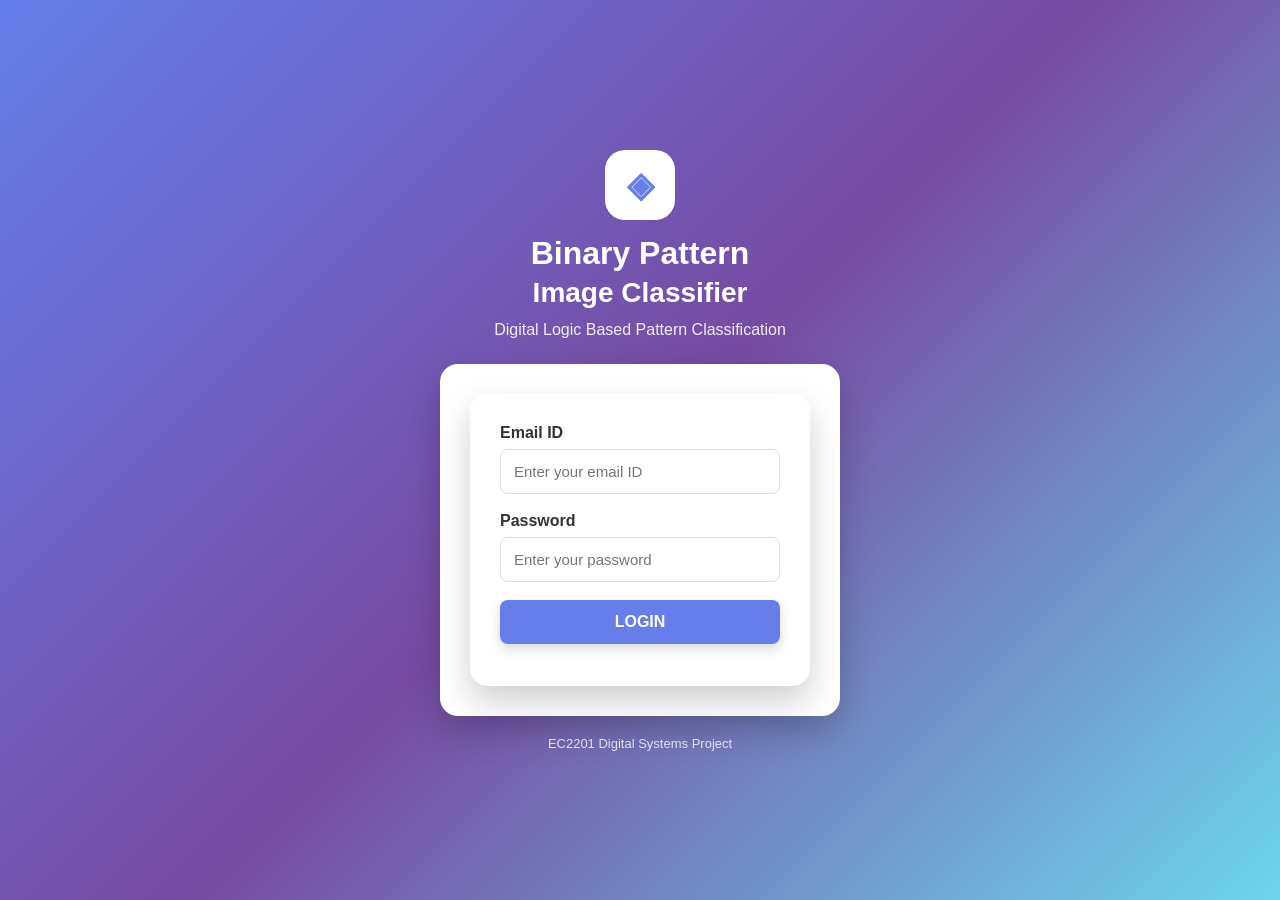
<file: index.html>
<!DOCTYPE html>
<html lang="en">
<head>
    <meta charset="UTF-8">
    <meta name="viewport" content="width=device-width, initial-scale=1.0">
    <title>Binary Pattern Classifier</title>
    <link rel="stylesheet" href="style.css">
</head>

<body>

    <div class="login-container">

        <div class="project-icon">◈</div>

        <h1>Binary Pattern</h1>
        <h2>Image Classifier</h2>

        <p class="subtitle">
            Digital Logic Based Pattern Classification
        </p>

        <div class="login-box">

            <div class="login-box">

    <label>Email ID</label>
    <input type="email" id="email" placeholder="Enter your email ID">

    <label>Password</label>
    <input type="password" id="password" placeholder="Enter your password">

    <button onclick="login()">LOGIN</button>

    <p id="errorMessage"></p>

</div>

        </div>

        <p class="footer-text">
            EC2201 Digital Systems Project
        </p>

    </div>

    <script src="script.js"></script>
</body>
</html>
</file>
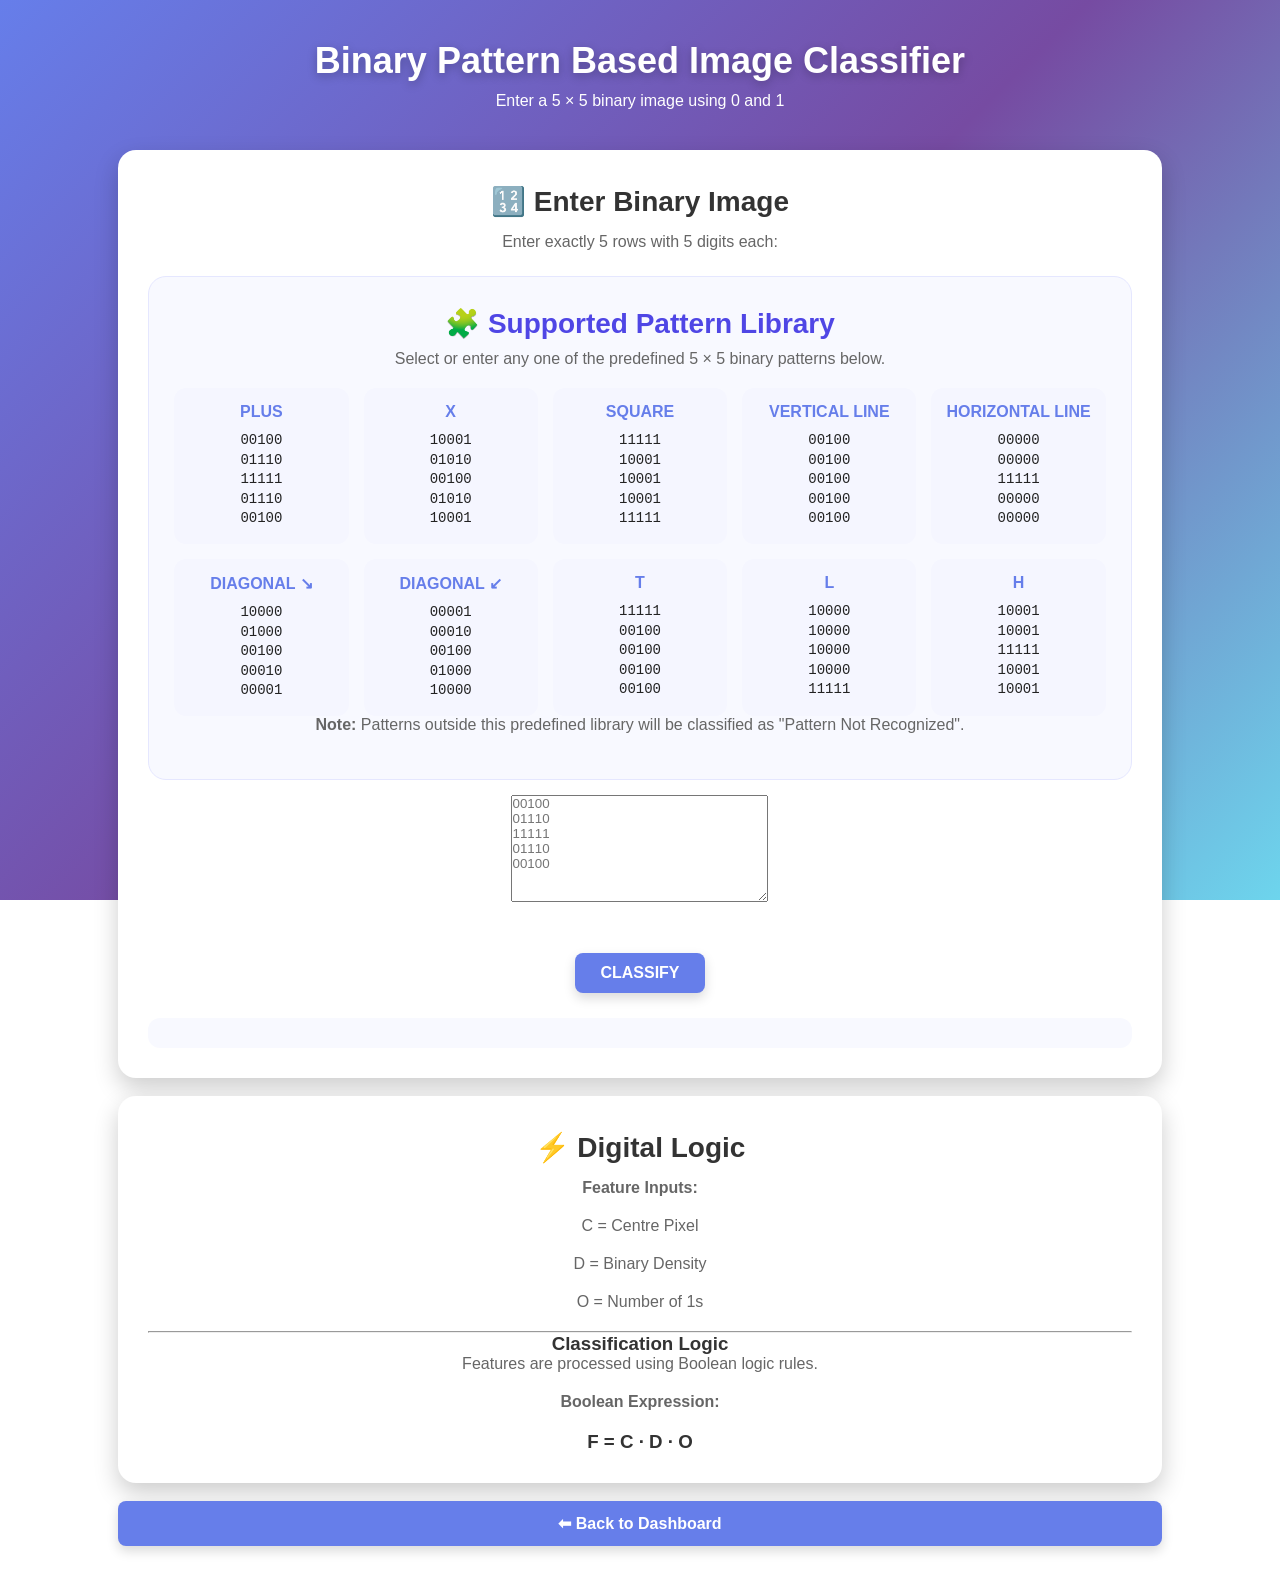
<file: classifier.html>
<!DOCTYPE html>
<html lang="en">

<head>
    <meta charset="UTF-8">
    <meta name="viewport" content="width=device-width, initial-scale=1.0">

    <title>Binary Pattern Classifier</title>

    <link rel="stylesheet" href="style.css">
</head>

<body>

    <div class="dashboard">

        <h1>Binary Pattern Based Image Classifier</h1>

        <p>Enter a 5 × 5 binary image using 0 and 1</p>

        <div class="card">

            <h2>🔢 Enter Binary Image</h2>

            <p>Enter exactly 5 rows with 5 digits each:</p>
           <div class="pattern-section">

    <h2>🧩 Supported Pattern Library</h2>
    <p>Select or enter any one of the predefined 5 × 5 binary patterns below.</p>

    <div class="pattern-library">

        <div class="pattern-item">
            <h3>PLUS</h3>
            <pre>00100
01110
11111
01110
00100</pre>
        </div>

        <div class="pattern-item">
            <h3>X</h3>
            <pre>10001
01010
00100
01010
10001</pre>
        </div>

        <div class="pattern-item">
            <h3>SQUARE</h3>
            <pre>11111
10001
10001
10001
11111</pre>
        </div>

        <div class="pattern-item">
            <h3>VERTICAL LINE</h3>
            <pre>00100
00100
00100
00100
00100</pre>
        </div>

        <div class="pattern-item">
            <h3>HORIZONTAL LINE</h3>
            <pre>00000
00000
11111
00000
00000</pre>
        </div>

        <div class="pattern-item">
            <h3>DIAGONAL ↘</h3>
            <pre>10000
01000
00100
00010
00001</pre>
        </div>

        <div class="pattern-item">
            <h3>DIAGONAL ↙</h3>
            <pre>00001
00010
00100
01000
10000</pre>
        </div>

        <div class="pattern-item">
            <h3>T</h3>
            <pre>11111
00100
00100
00100
00100</pre>
        </div>

        <div class="pattern-item">
            <h3>L</h3>
            <pre>10000
10000
10000
10000
11111</pre>
        </div>

        <div class="pattern-item">
            <h3>H</h3>
            <pre>10001
10001
11111
10001
10001</pre>
        </div>

    </div>

    <p><b>Note:</b> Patterns outside this predefined library will be classified as "Pattern Not Recognized".</p>

</div>
            <textarea
                id="binaryInput"
                rows="7"
                cols="30"
                placeholder="00100
01110
11111
01110
00100"></textarea>

            <br><br>

            <button onclick="classifyPattern()">CLASSIFY</button>

            <h2 id="result"></h2>

            <div id="features"></div>

        </div>

        <br>

        <div class="card">

            <h2>⚡ Digital Logic</h2>

            <p><b>Feature Inputs:</b></p>

            <p>C = Centre Pixel</p>
            <p>D = Binary Density</p>
            <p>O = Number of 1s</p>

            <hr>

            <h3>Classification Logic</h3>

            <p>Features are processed using Boolean logic rules.</p>

            <p><b>Boolean Expression:</b></p>

            <h3>F = C · D · O</h3>

        </div>

        <br>

        <button onclick="window.location.href='dashboard.html'">
            ⬅ Back to Dashboard
        </button>

    </div>

    <script src="script.js"></script>

</body>

</html>
</file>
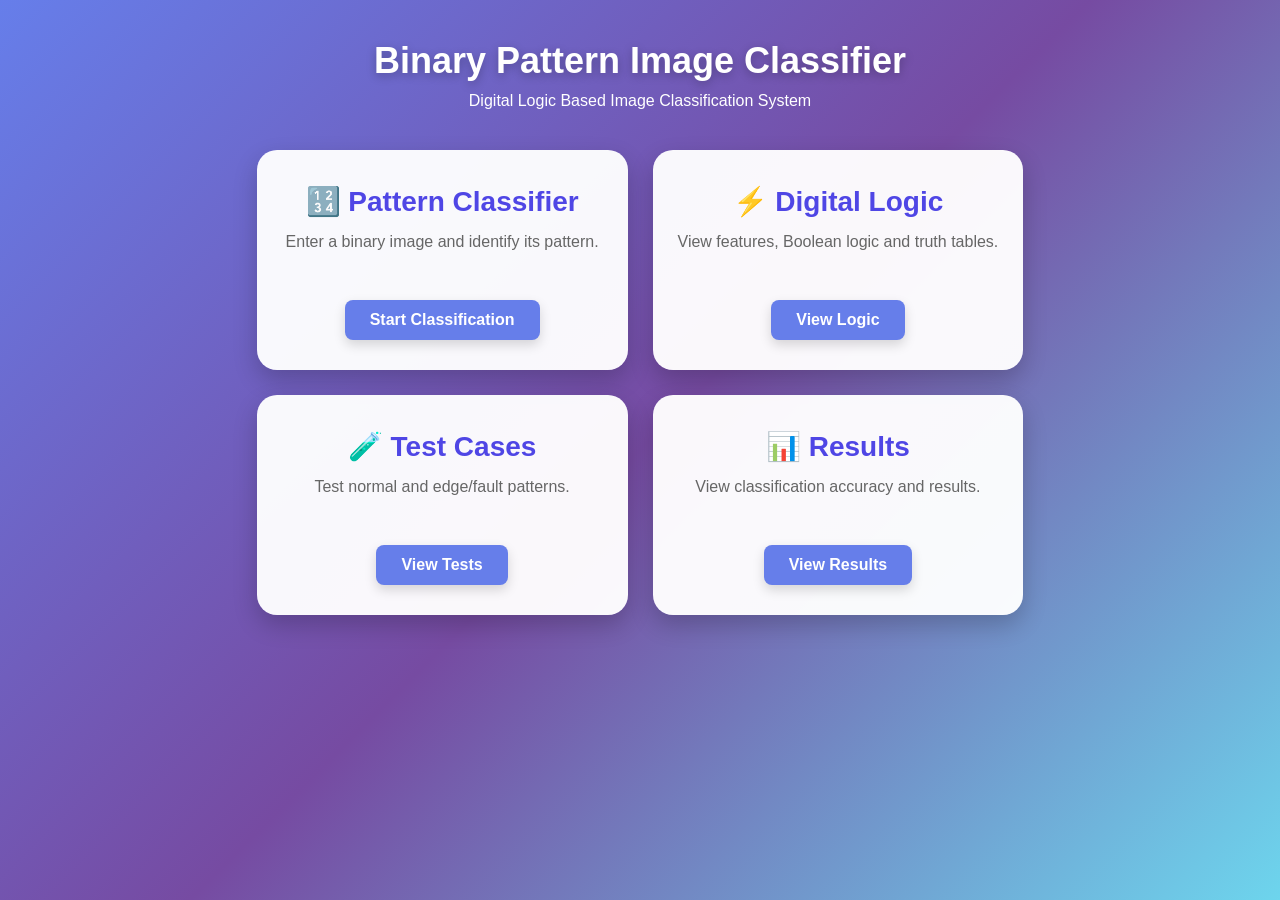
<file: dashboard.html>
<!DOCTYPE html>
<html lang="en">
<head>
    <meta charset="UTF-8">
    <meta name="viewport" content="width=device-width, initial-scale=1.0">
    <title>Dashboard - Binary Pattern Classifier</title>
    <link rel="stylesheet" href="style.css">
</head>

<body>

    <div class="dashboard">

        <h1>Binary Pattern Image Classifier</h1>
        <p class="dashboard-subtitle">Digital Logic Based Image Classification System</p>

        <div class="dashboard-cards">

            <div class="card">
                <h2>🔢 Pattern Classifier</h2>
                <p>Enter a binary image and identify its pattern.</p>
                <button onclick="startClassifier()">Start Classification</button>
            </div>

            <div class="card">
                <h2>⚡ Digital Logic</h2>
                <p>View features, Boolean logic and truth tables.</p>
                <button onclick="window.location.href='logic.html'">
    View Logic
</button>
            </div>

            <div class="card">
                <h2>🧪 Test Cases</h2>
                <p>Test normal and edge/fault patterns.</p>
                <button onclick="window.location.href='testcases.html'">
    View Tests
</button>
            </div>

            <div class="card">
                <h2>📊 Results</h2>
                <p>View classification accuracy and results.</p>
                <button onclick="window.location.href='results.html'">
    View Results
</button>
            </div>

        </div>

    </div>

    <script>
        
        function startClassifier() {
            window.location.href = "classifier.html";
        }
    </script>

</body>
</html>
</file>
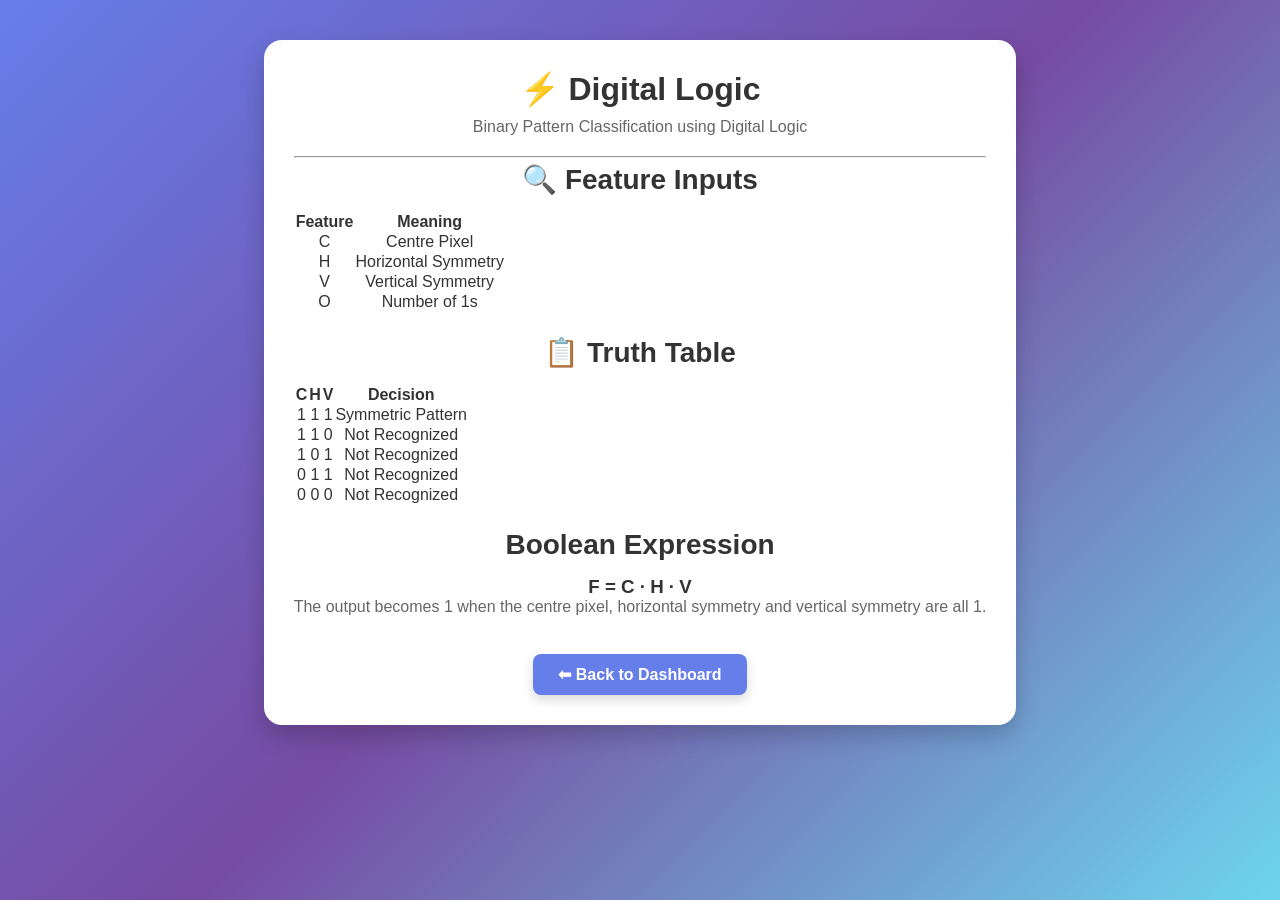
<file: logic.html>
<!DOCTYPE html>
<html lang="en">

<head>
    <meta charset="UTF-8">
    <meta name="viewport" content="width=device-width, initial-scale=1.0">

    <title>Digital Logic</title>

    <link rel="stylesheet" href="style.css">
</head>

<body>

<div class="dashboard">

    <div class="card">

        <h1>⚡ Digital Logic</h1>

        <p>Binary Pattern Classification using Digital Logic</p>

        <hr>

        <h2>🔍 Feature Inputs</h2>

        <table>
            <tr>
                <th>Feature</th>
                <th>Meaning</th>
            </tr>

            <tr>
                <td>C</td>
                <td>Centre Pixel</td>
            </tr>

            <tr>
                <td>H</td>
                <td>Horizontal Symmetry</td>
            </tr>

            <tr>
                <td>V</td>
                <td>Vertical Symmetry</td>
            </tr>

            <tr>
                <td>O</td>
                <td>Number of 1s</td>
            </tr>
        </table>

        <br>

        <h2>📋 Truth Table</h2>

        <table>
            <tr>
                <th>C</th>
                <th>H</th>
                <th>V</th>
                <th>Decision</th>
            </tr>

            <tr>
                <td>1</td>
                <td>1</td>
                <td>1</td>
                <td>Symmetric Pattern</td>
            </tr>

            <tr>
                <td>1</td>
                <td>1</td>
                <td>0</td>
                <td>Not Recognized</td>
            </tr>

            <tr>
                <td>1</td>
                <td>0</td>
                <td>1</td>
                <td>Not Recognized</td>
            </tr>

            <tr>
                <td>0</td>
                <td>1</td>
                <td>1</td>
                <td>Not Recognized</td>
            </tr>

            <tr>
                <td>0</td>
                <td>0</td>
                <td>0</td>
                <td>Not Recognized</td>
            </tr>
        </table>

        <br>

        <h2>Boolean Expression</h2>

        <h3>F = C · H · V</h3>

        <p>
            The output becomes 1 when the centre pixel,
            horizontal symmetry and vertical symmetry are all 1.
        </p>

        <br>

        <button onclick="window.location.href='dashboard.html'">
            ⬅ Back to Dashboard
        </button>

    </div>

</div>

</body>

</html>
</file>
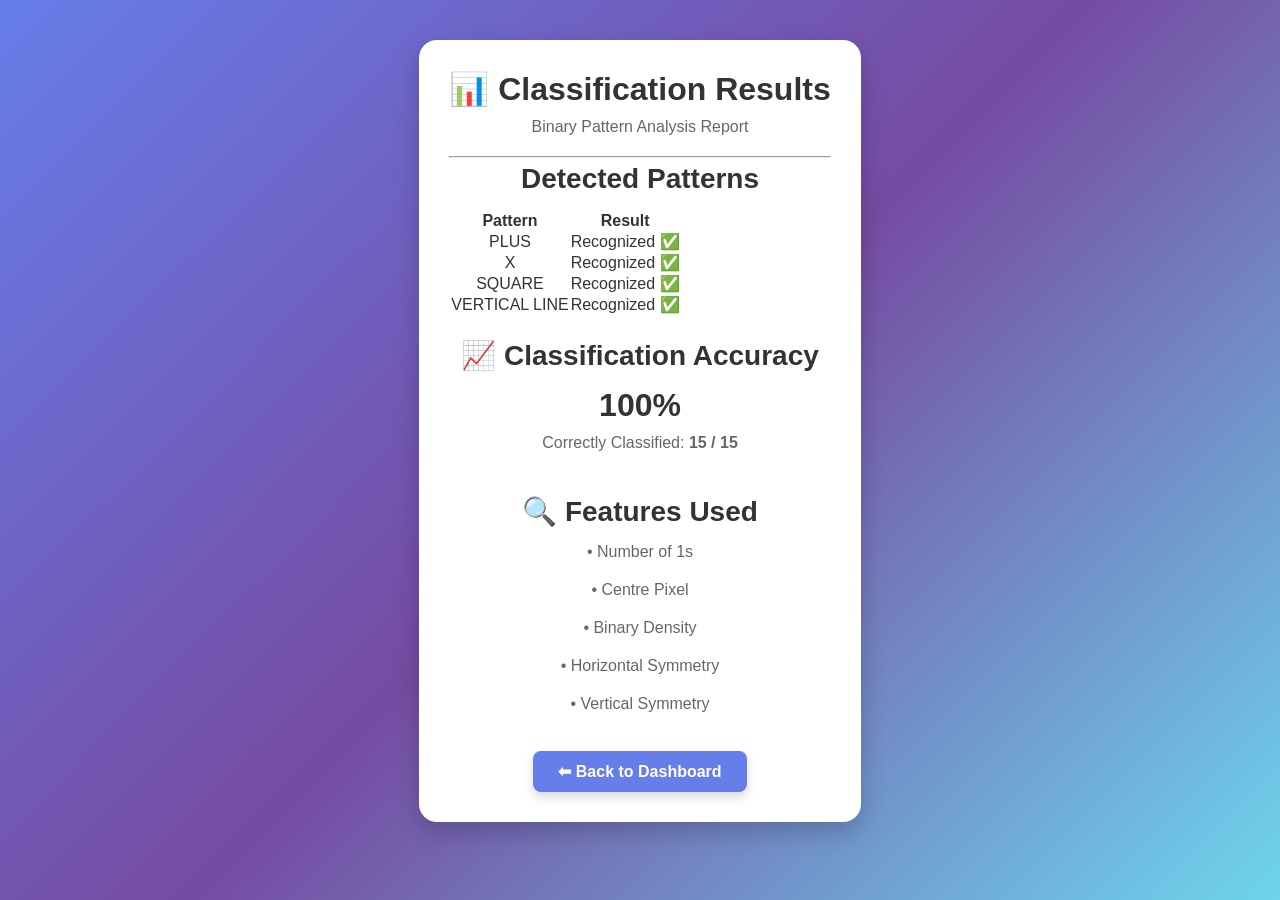
<file: results.html>
<!DOCTYPE html>
<html lang="en">

<head>
    <meta charset="UTF-8">
    <meta name="viewport" content="width=device-width, initial-scale=1.0">

    <title>Classification Results</title>

    <link rel="stylesheet" href="style.css">
</head>

<body>

<div class="dashboard">

    <div class="card">

        <h1>📊 Classification Results</h1>

        <p>Binary Pattern Analysis Report</p>

        <hr>

        <h2>Detected Patterns</h2>

        <table>
            <tr>
                <th>Pattern</th>
                <th>Result</th>
            </tr>

            <tr>
                <td>PLUS</td>
                <td>Recognized ✅</td>
            </tr>

            <tr>
                <td>X</td>
                <td>Recognized ✅</td>
            </tr>

            <tr>
                <td>SQUARE</td>
                <td>Recognized ✅</td>
            </tr>

            <tr>
                <td>VERTICAL LINE</td>
                <td>Recognized ✅</td>
            </tr>
        </table>

        <br>

        <h2>📈 Classification Accuracy</h2>

        <h1>100%</h1>

        <p>Correctly Classified: <b>15 / 15</b></p>

        <br>

        <h2>🔍 Features Used</h2>

        <p>• Number of 1s</p>
        <p>• Centre Pixel</p>
        <p>• Binary Density</p>
        <p>• Horizontal Symmetry</p>
        <p>• Vertical Symmetry</p>

        <br>

        <button onclick="window.location.href='dashboard.html'">
            ⬅ Back to Dashboard
        </button>

    </div>

</div>

</body>

</html>
</file>
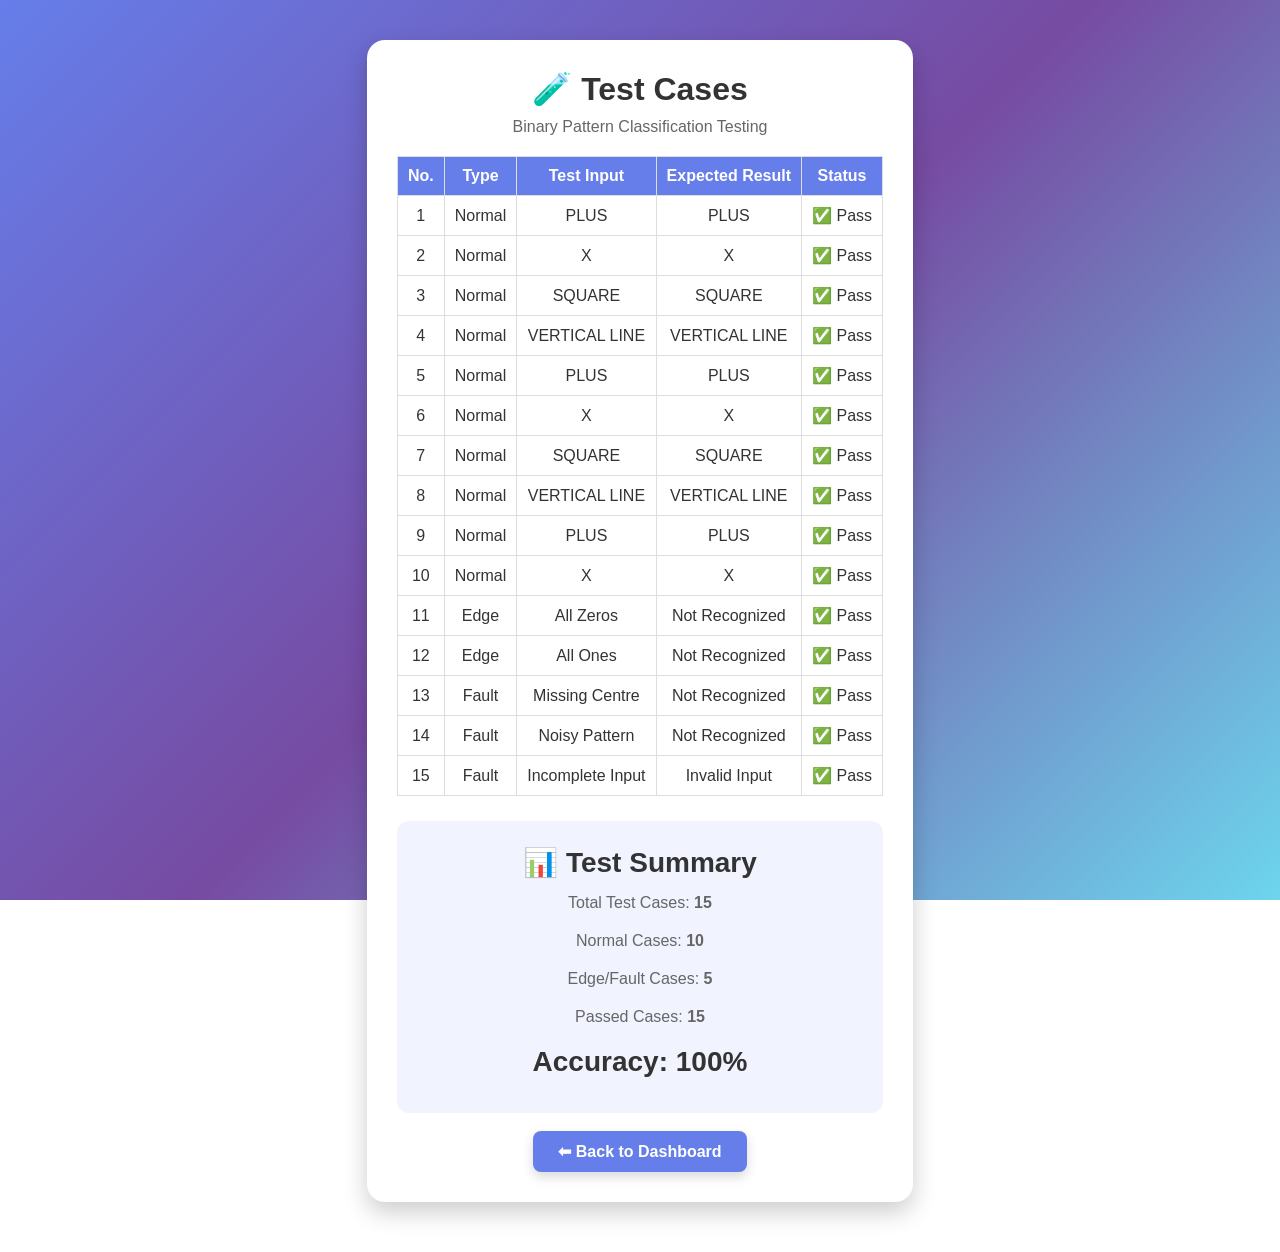
<file: testcases.html>
<!DOCTYPE html>
<html lang="en">

<head>
    <meta charset="UTF-8">
    <meta name="viewport" content="width=device-width, initial-scale=1.0">
    <title>Test Cases</title>
    <link rel="stylesheet" href="style.css">

    <style>
        table {
            width: 100%;
            border-collapse: collapse;
            margin-top: 20px;
        }

        th, td {
            padding: 10px;
            border: 1px solid #ddd;
            text-align: center;
        }

        th {
            background: #667eea;
            color: white;
        }

        .accuracy {
            margin-top: 25px;
            padding: 20px;
            background: #f1f3ff;
            border-radius: 12px;
        }
    </style>
</head>

<body>

<div class="dashboard">

    <div class="card">

        <h1>🧪 Test Cases</h1>

        <p>Binary Pattern Classification Testing</p>

        <table>

            <tr>
                <th>No.</th>
                <th>Type</th>
                <th>Test Input</th>
                <th>Expected Result</th>
                <th>Status</th>
            </tr>

            <tr><td>1</td><td>Normal</td><td>PLUS</td><td>PLUS</td><td>✅ Pass</td></tr>
            <tr><td>2</td><td>Normal</td><td>X</td><td>X</td><td>✅ Pass</td></tr>
            <tr><td>3</td><td>Normal</td><td>SQUARE</td><td>SQUARE</td><td>✅ Pass</td></tr>
            <tr><td>4</td><td>Normal</td><td>VERTICAL LINE</td><td>VERTICAL LINE</td><td>✅ Pass</td></tr>
            <tr><td>5</td><td>Normal</td><td>PLUS</td><td>PLUS</td><td>✅ Pass</td></tr>
            <tr><td>6</td><td>Normal</td><td>X</td><td>X</td><td>✅ Pass</td></tr>
            <tr><td>7</td><td>Normal</td><td>SQUARE</td><td>SQUARE</td><td>✅ Pass</td></tr>
            <tr><td>8</td><td>Normal</td><td>VERTICAL LINE</td><td>VERTICAL LINE</td><td>✅ Pass</td></tr>
            <tr><td>9</td><td>Normal</td><td>PLUS</td><td>PLUS</td><td>✅ Pass</td></tr>
            <tr><td>10</td><td>Normal</td><td>X</td><td>X</td><td>✅ Pass</td></tr>

            <tr><td>11</td><td>Edge</td><td>All Zeros</td><td>Not Recognized</td><td>✅ Pass</td></tr>
            <tr><td>12</td><td>Edge</td><td>All Ones</td><td>Not Recognized</td><td>✅ Pass</td></tr>
            <tr><td>13</td><td>Fault</td><td>Missing Centre</td><td>Not Recognized</td><td>✅ Pass</td></tr>
            <tr><td>14</td><td>Fault</td><td>Noisy Pattern</td><td>Not Recognized</td><td>✅ Pass</td></tr>
            <tr><td>15</td><td>Fault</td><td>Incomplete Input</td><td>Invalid Input</td><td>✅ Pass</td></tr>

        </table>

        <div class="accuracy">

            <h2>📊 Test Summary</h2>

            <p>Total Test Cases: <b>15</b></p>
            <p>Normal Cases: <b>10</b></p>
            <p>Edge/Fault Cases: <b>5</b></p>
            <p>Passed Cases: <b>15</b></p>

            <h2>Accuracy: 100%</h2>

        </div>

        <br>

        <button onclick="window.location.href='dashboard.html'">
            ⬅ Back to Dashboard
        </button>

    </div>

</div>

</body>
</html>
</file>
<file: style.css>
* {
    box-sizing: border-box;
    margin: 0;
    padding: 0;
    font-family: Arial, sans-serif;
}

body {
    min-height: 100vh;
    display: flex;
    justify-content: center;
    align-items: center;
    background: linear-gradient(135deg, #667eea, #764ba2);
}

.login-container {
    width: 400px;
    text-align: center;
    color: white;
}

.project-icon {
    width: 70px;
    height: 70px;
    margin: 0 auto 15px;
    border-radius: 20px;
    background: white;
    color: #667eea;
    display: flex;
    justify-content: center;
    align-items: center;
    font-size: 35px;
    font-weight: bold;
}

h1 {
    font-size: 32px;
}

h2 {
    font-size: 28px;
    margin-top: 5px;
}

.subtitle {
    margin: 12px 0 25px;
    opacity: 0.9;
}

.login-box {
    background: white;
    padding: 30px;
    border-radius: 18px;
    text-align: left;
    box-shadow: 0 15px 35px rgba(0, 0, 0, 0.2);
}

label {
    display: block;
    color: #333;
    font-weight: bold;
    margin-bottom: 7px;
}

input {
    width: 100%;
    padding: 13px;
    margin-bottom: 18px;
    border: 1px solid #ddd;
    border-radius: 8px;
    font-size: 15px;
}

input:focus {
    outline: none;
    border-color: #667eea;
}

button {
    width: 100%;
    padding: 13px;
    border: none;
    border-radius: 8px;
    background: #667eea;
    color: white;
    font-size: 16px;
    font-weight: bold;
    cursor: pointer;
}

button:hover {
    background: #5568d8;
}

#errorMessage {
    color: #e74c3c;
    text-align: center;
    margin-top: 12px;
    font-size: 14px;
}

.footer-text {
    margin-top: 20px;
    font-size: 13px;
    opacity: 0.8;
}
.dashboard {
    min-height: 100vh;
    padding: 50px 8%;
    text-align: center;
    color: white;
}

.dashboard h1 {
    margin-bottom: 10px;
}

.dashboard > p {
    margin-bottom: 40px;
}

.dashboard-cards {
    display: grid;
    grid-template-columns: repeat(2, 1fr);
    gap: 25px;
    max-width: 900px;
    margin: auto;
}

.card {
    background: white;
    color: #333;
    padding: 30px;
    border-radius: 18px;
    box-shadow: 0 10px 25px rgba(0,0,0,0.2);
}

.card h2 {
    margin-bottom: 15px;
}

.card p {
    margin-bottom: 20px;
    color: #666;
}

.card button {
    width: auto;
    padding: 11px 25px;
}
.pattern-library {
    display: grid;
    grid-template-columns: repeat(5, 1fr);
    gap: 15px;
    margin-top: 20px;
}

.pattern-item {
    background: #f5f6ff;
    padding: 15px;
    border-radius: 12px;
    text-align: center;
}

.pattern-item h3 {
    font-size: 16px;
    margin-bottom: 10px;
    color: #667eea;
}

.pattern-item pre {
    font-family: monospace;
    font-size: 14px;
    line-height: 1.4;
    color: #222;
}

@media (max-width: 800px) {
    .pattern-library {
        grid-template-columns: repeat(2, 1fr);
    }
}
/* ✨ Modern Project Design */

body {
    background: linear-gradient(135deg, #667eea, #764ba2, #6dd5ed);
    background-attachment: fixed;
}

.dashboard {
    padding-top: 40px;
}

.dashboard > h1 {
    font-size: 36px;
    text-shadow: 0 3px 10px rgba(0,0,0,0.25);
}

.card {
    transition: transform 0.25s ease, box-shadow 0.25s ease;
}

.card:hover {
    transform: translateY(-5px);
    box-shadow: 0 18px 35px rgba(0,0,0,0.25);
}

button {
    transition: 0.25s ease;
    box-shadow: 0 5px 12px rgba(0,0,0,0.15);
}

button:hover {
    transform: translateY(-2px);
    box-shadow: 0 8px 18px rgba(0,0,0,0.25);
}

.pattern-item {
    transition: transform 0.2s ease, box-shadow 0.2s ease;
}

.pattern-item:hover {
    transform: translateY(-4px);
    box-shadow: 0 8px 18px rgba(102,126,234,0.25);
}
/* Dashboard Card Upgrade */

.dashboard-cards {
    max-width: 1000px;
    gap: 25px;
}

.dashboard-cards .card {
    padding: 30px 25px;
    border-radius: 20px;
    background: rgba(255, 255, 255, 0.96);
}

.dashboard-cards .card h2 {
    color: #4f46e5;
    margin-bottom: 12px;
}

.dashboard-cards .card p {
    min-height: 45px;
    line-height: 1.5;
}

.dashboard-cards .card button {
    margin-top: 5px;
}
/* Classifier Page Upgrade */

.pattern-section {
    margin-top: 25px;
    padding: 25px;
    background: #f8f9ff;
    border-radius: 18px;
    border: 1px solid #e5e7ff;
}

.pattern-section h2 {
    color: #4f46e5;
    margin-bottom: 10px;
}

.pattern-section > p {
    color: #666;
}

#binaryInput {
    display: block;
    margin: 15px auto;
}

#result {
    margin-top: 25px;
    color: #4f46e5;
}

#features {
    margin-top: 20px;
    padding: 15px;
    background: #f8f9ff;
    border-radius: 12px;
}
</file>
